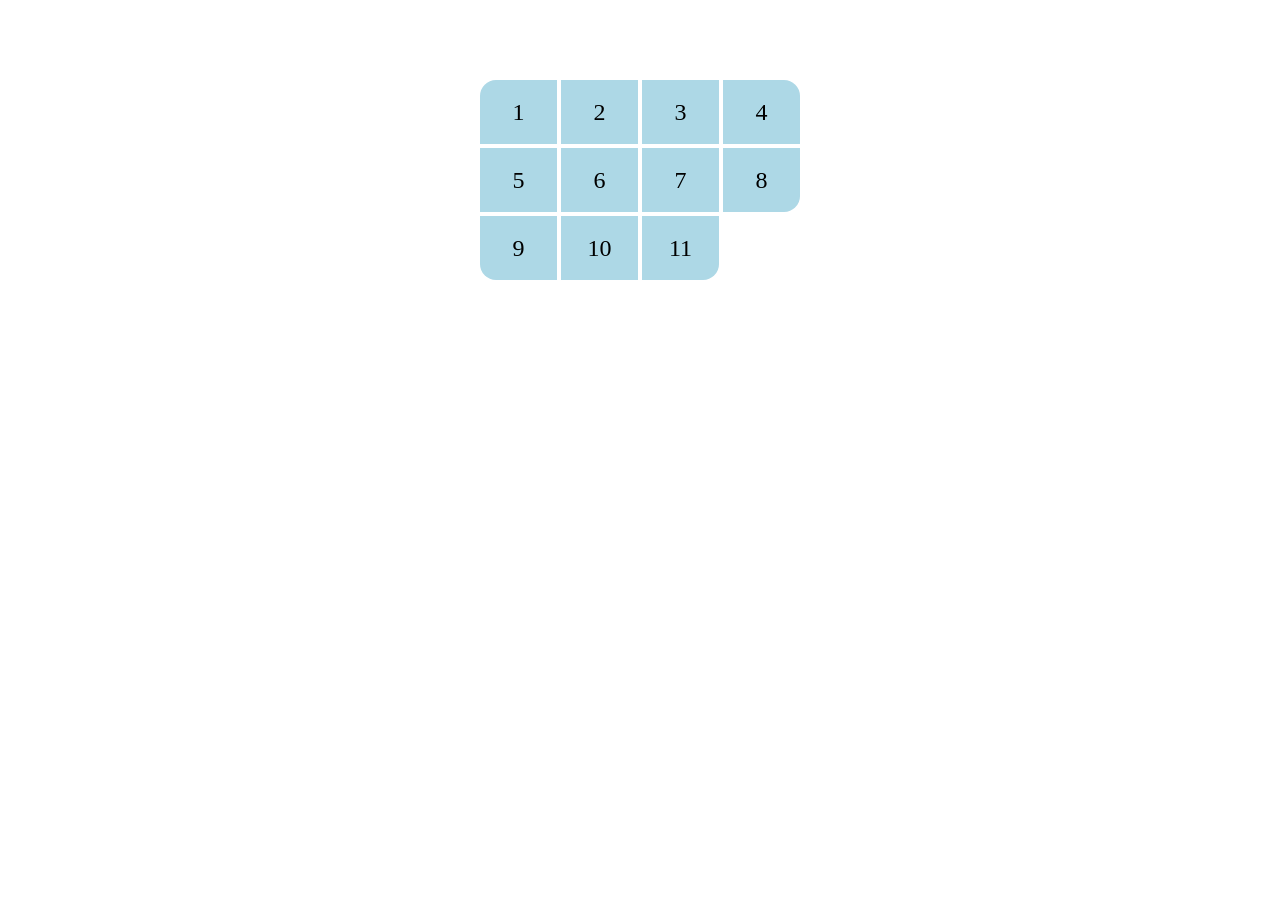
<file: 2-3/index.html>
<!doctype html>
<html>
  <head>
    <style>
      .parent {
        display: grid;
        grid-gap: 0.25rem;
        grid-template-columns: 1fr 1fr 1fr 1fr;
        margin: 5rem auto;
        max-width: 20rem;
        overflow: hidden;
        --r: 1rem;
      }

      .parent div {
        background: lightblue;
        height: 4rem;
        text-align: center;
        line-height: 4rem;
        font-size: 1.5rem;
      }

      .parent div:first-child {
        border-top-left-radius: var(--r);
      }

      .parent div:nth-child(4),
      .parent div:nth-child(-n + 3):last-child {
        border-top-right-radius: var(--r);
      }

      .parent div:nth-child(4n + 1):nth-last-child(-n + 4) {
        border-bottom-left-radius: var(--r);
      }

      .parent div:last-child,
      .parent div:nth-child(4n):nth-last-child(-n + 4) {
        border-bottom-right-radius: var(--r);
      }
    </style>
  </head>
  <body>
    <div class="parent">
      <div>1</div>
      <div>2</div>
      <div>3</div>
      <div>4</div>
      <div>5</div>
      <div>6</div>
      <div>7</div>
      <div>8</div>
      <div>9</div>
      <div>10</div>
      <div>11</div>
      <!-- <div>12</div> -->
    </div>
  </body>
</html>
</file>
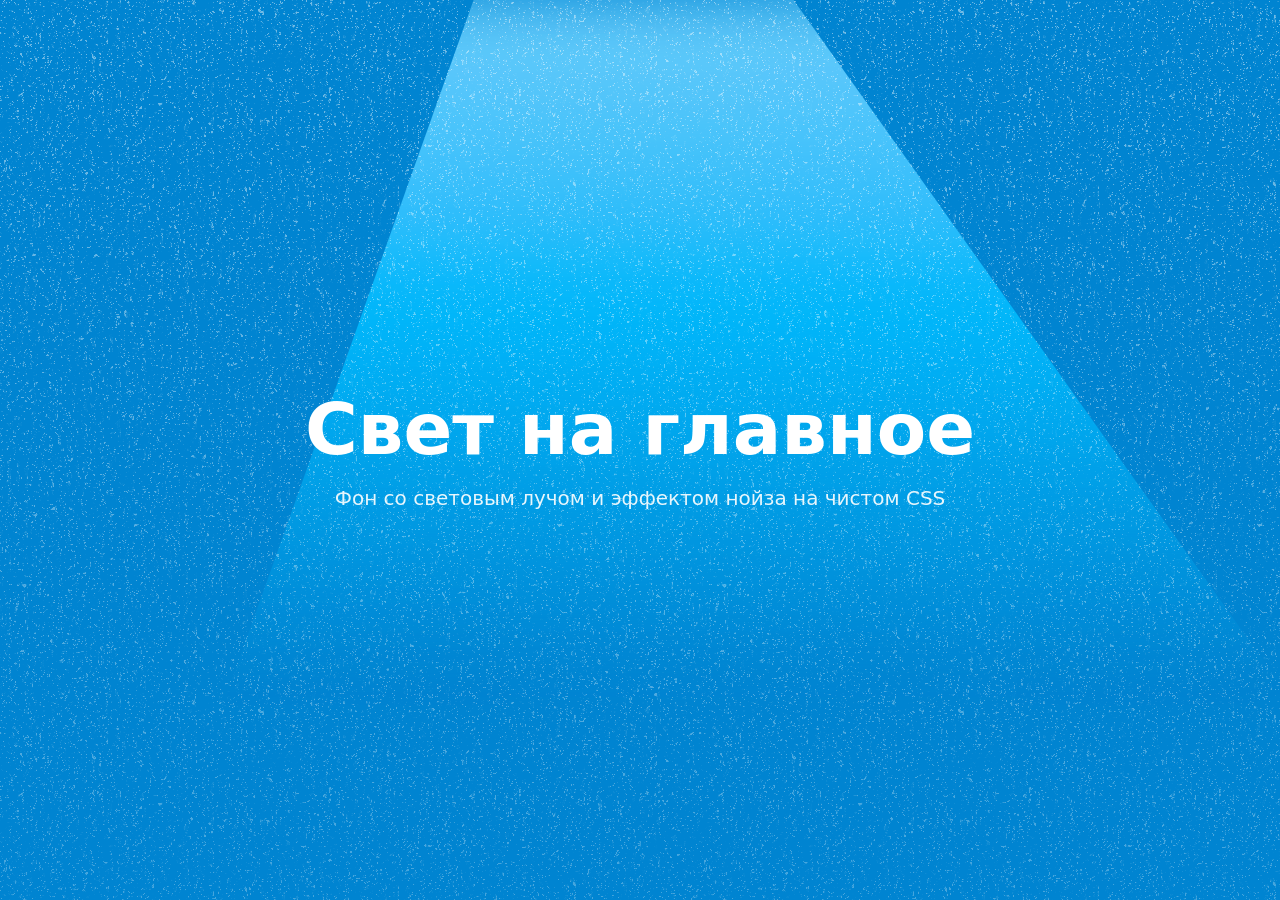
<file: 3-3/index.html>
<!doctype html>
<html lang="ru">
  <head>
    <meta charset="UTF-8" />
    <meta name="viewport" content="width=device-width, initial-scale=1" />
    <title>Hero со световым лучом</title>
    <style>
      :root {
        --sky-300: oklch(82.8% 0.111 230.318);
        --sky-400: oklch(74.6% 0.16 232.661);
        --sky-600: oklch(58.8% 0.158 241.966);
      }

      * {
        box-sizing: border-box;
      }

      body {
        margin: 0;
      }

      .hero {
        position: relative;
        isolation: isolate; 
        display: grid;
        place-items: center;
        min-height: 100vh;
        overflow: hidden;
        background: var(--sky-600);
        color: white;
        font-family: system-ui, sans-serif;
        text-align: center;
      }

      .hero::before {
        content: "";
        position: absolute;
        inset: 0;
        z-index: -2;
        background: linear-gradient(
          to bottom,
          var(--sky-300) 0%,
          var(--sky-400) 35%,
          transparent 75%
        );
        clip-path: polygon(37% 0, 62% 0, 112% 100%, 12% 100%);
        filter: blur(30px);
        opacity: 0.9;
      }

      .hero::after {
        content: "";
        position: absolute;
        inset: 0;
        z-index: -1;
        background: url("noise.svg") center / 700px 700px repeat;
        opacity: 0.45;
        mask-image: linear-gradient(
          to bottom,
          #000 0%,
          rgba(0, 0, 0, 0.6) 100%
        );
        pointer-events: none;
      }

      .hero h1 {
        margin: 0 0 1rem;
        font-size: clamp(2rem, 6vw, 4.5rem);
        line-height: 1.1;
      }

      .hero p {
        margin: 0;
        font-size: 1.25rem;
        opacity: 0.9;
      }
    </style>
  </head>
  <body>
    <section class="hero">
      <div>
        <h1>Свет на главное</h1>
        <p>Фон со световым лучом и эффектом нойза на чистом CSS</p>
      </div>
    </section>
  </body>
</html>
</file>
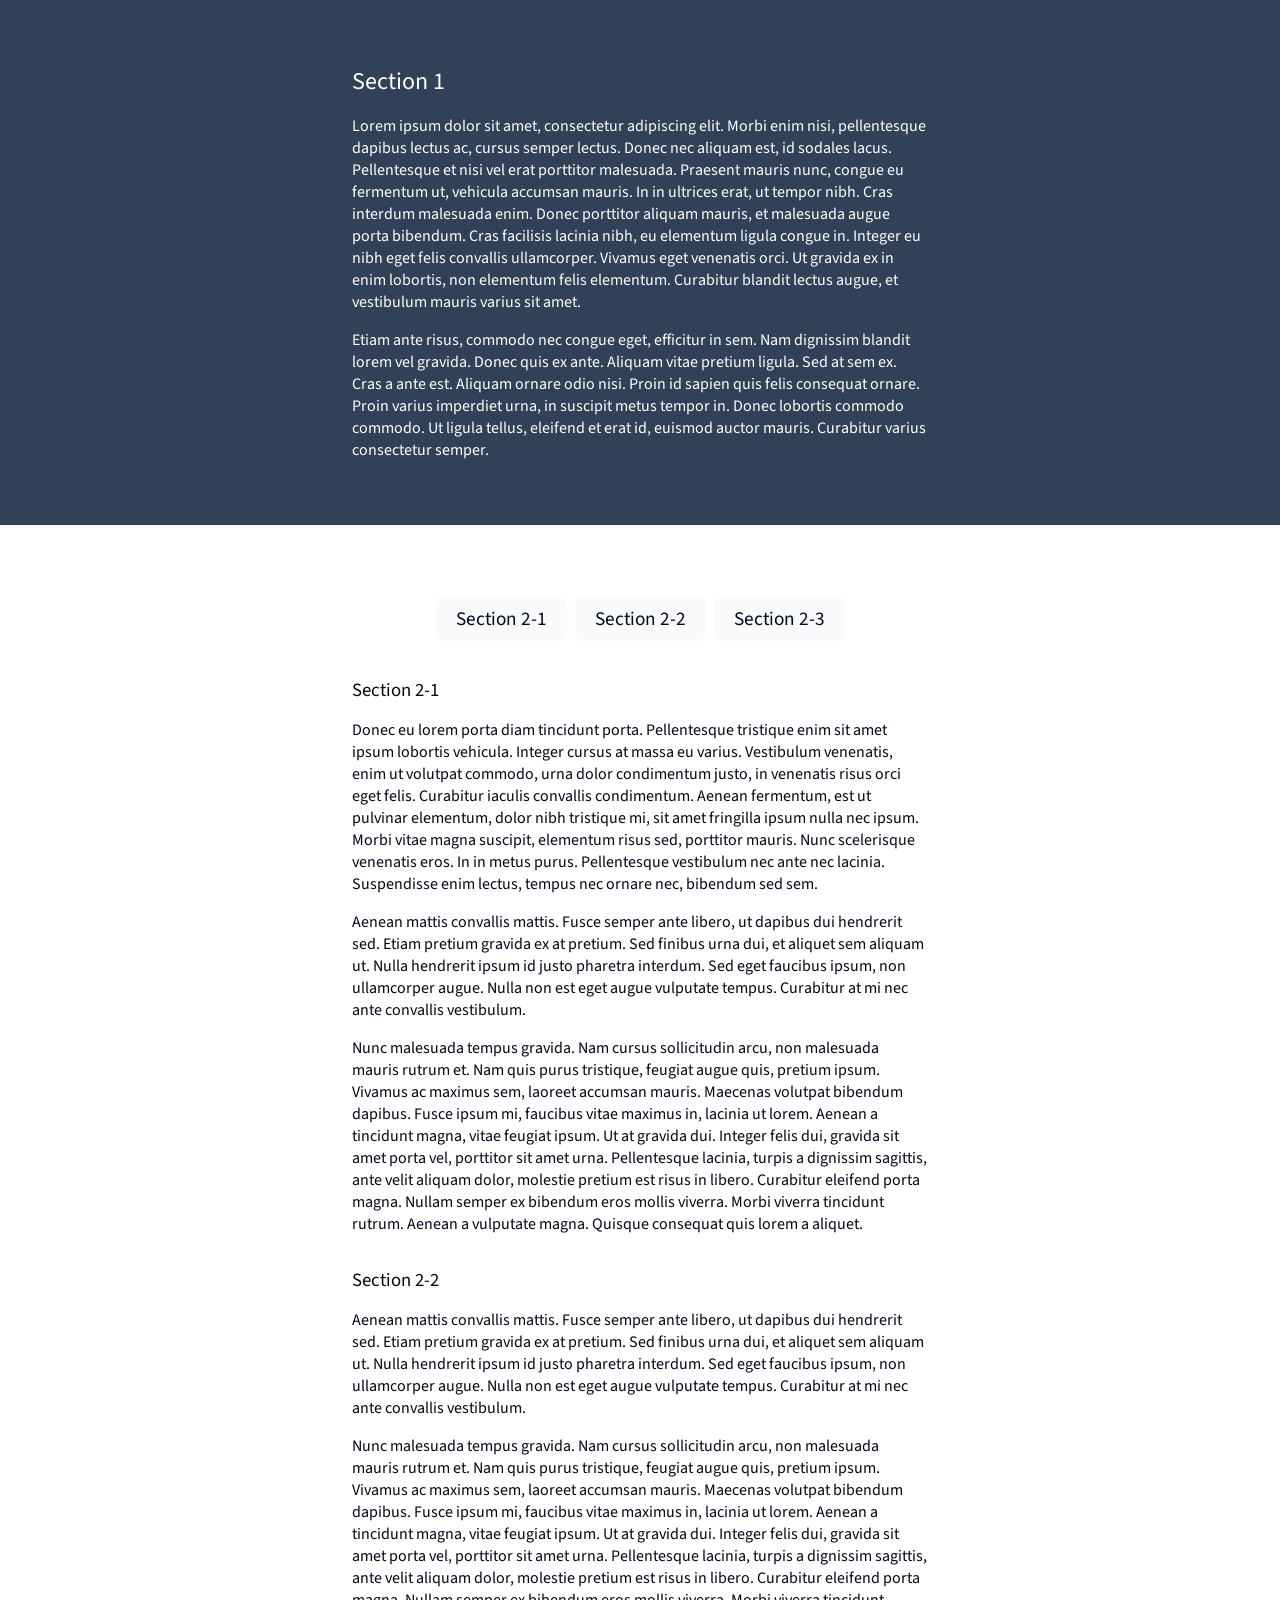
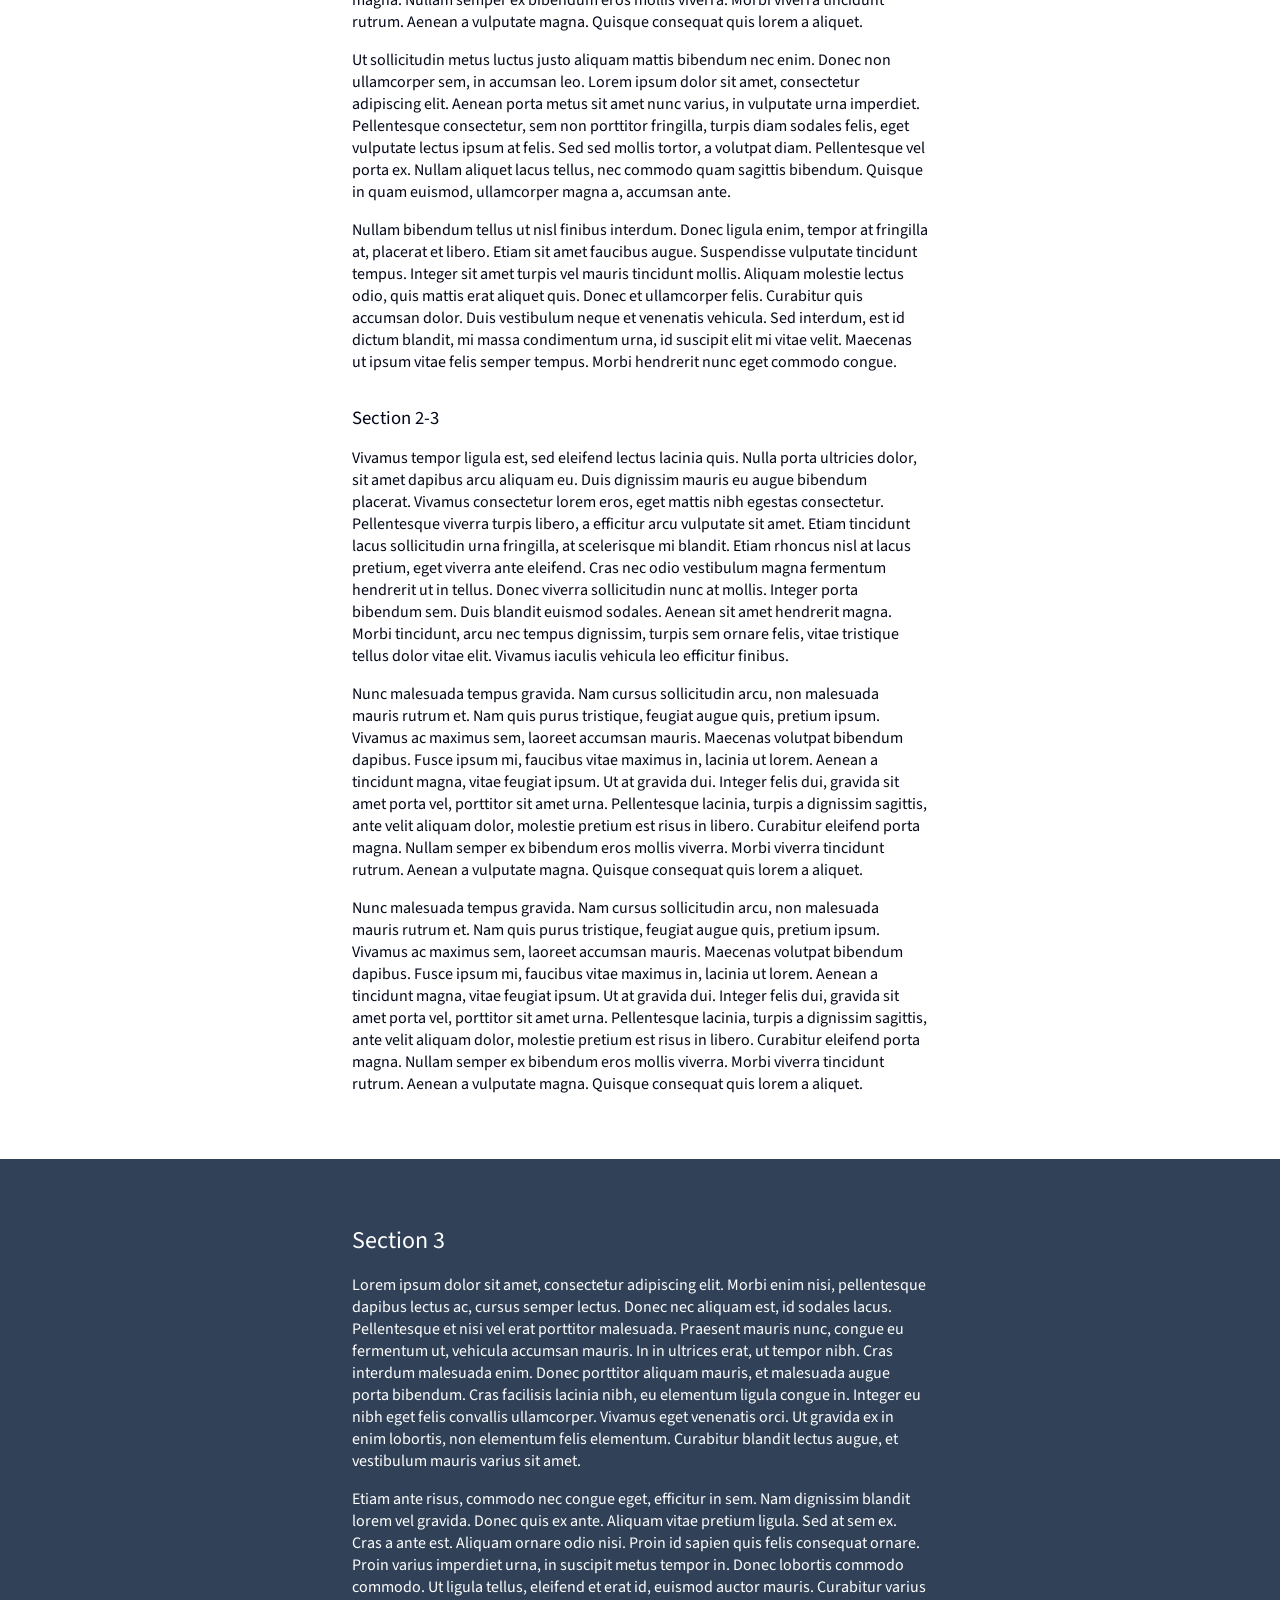
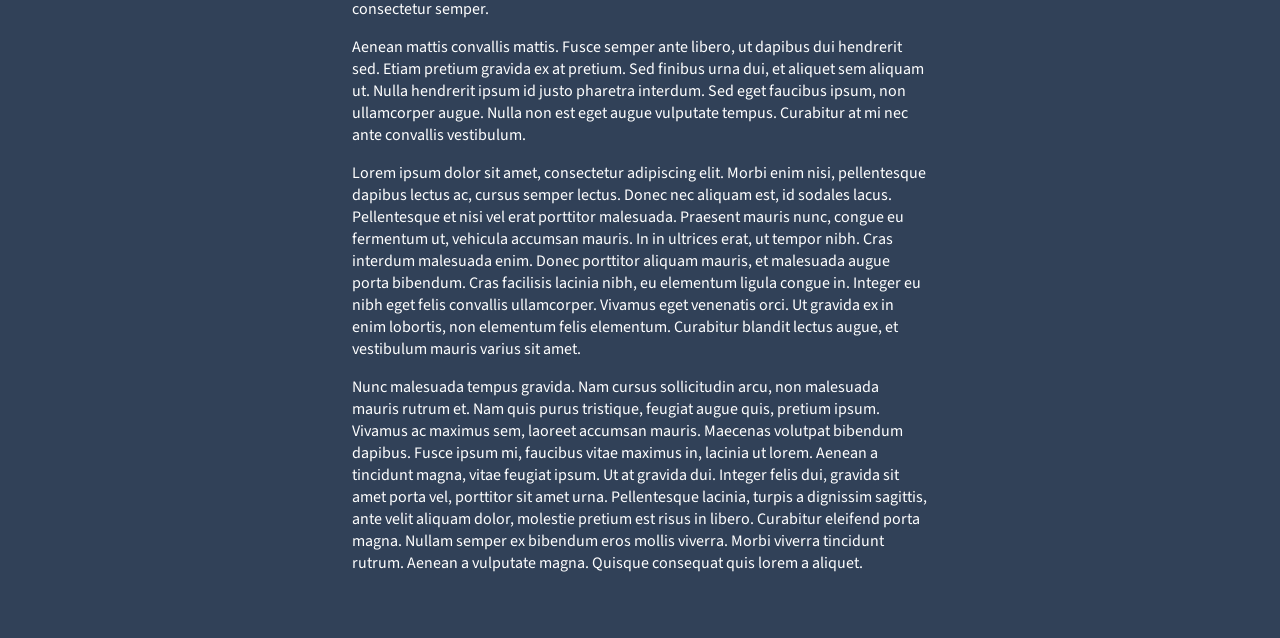
<file: 4-3/index.html>
<!doctype html>
<html>
  <head>
    <meta charset="UTF-8" />
    <meta name="viewport" content="width=device-width, initial-scale=1.0, maximum-scale=1.0" />
    <link rel="stylesheet" href="styles.css">
    <link rel="preconnect" href="https://fonts.googleapis.com">
    <link rel="preconnect" href="https://fonts.gstatic.com" crossorigin>
    <link href="https://fonts.googleapis.com/css2?family=Open+Sans:ital,wght@0,300..800;1,300..800&family=Source+Sans+3:ital,wght@0,200..900;1,200..900&display=swap" rel="stylesheet">
      <script src="script.js" defer></script>
  </head>
  <body>
    <section class="section slate" id="section1">
      <div class="container">
        <div class="prose">
          <h2>Section 1</h2>
          <p>Lorem ipsum dolor sit amet, consectetur adipiscing elit. Morbi enim nisi, pellentesque dapibus lectus ac, cursus semper lectus. Donec nec aliquam est, id sodales lacus. Pellentesque et nisi vel erat porttitor malesuada. Praesent mauris nunc, congue eu fermentum ut, vehicula accumsan mauris. In in ultrices erat, ut tempor nibh. Cras interdum malesuada enim. Donec porttitor aliquam mauris, et malesuada augue porta bibendum. Cras facilisis lacinia nibh, eu elementum ligula congue in. Integer eu nibh eget felis convallis ullamcorper. Vivamus eget venenatis orci. Ut gravida ex in enim lobortis, non elementum felis elementum. Curabitur blandit lectus augue, et vestibulum mauris varius sit amet.
          <p>Etiam ante risus, commodo nec congue eget, efficitur in sem. Nam dignissim blandit lorem vel gravida. Donec quis ex ante. Aliquam vitae pretium ligula. Sed at sem ex. Cras a ante est. Aliquam ornare odio nisi. Proin id sapien quis felis consequat ornare. Proin varius imperdiet urna, in suscipit metus tempor in. Donec lobortis commodo commodo. Ut ligula tellus, eleifend et erat id, euismod auctor mauris. Curabitur varius consectetur semper.</p>
        </div>
      </div>
    </section>

    <section class="section" id="section2">
      <div class="container">
        <div class="subnav">
          <nav>
            <a href="#section2-1">Section 2-1</a>
            <a href="#section2-2">Section 2-2</a>
            <a href="#section2-3">Section 2-3</a>
          </nav>
        </div>

        <section id="section2-1" class="prose subsection">
          <h3>Section 2-1</h3>
          <p>Donec eu lorem porta diam tincidunt porta. Pellentesque tristique enim sit amet ipsum lobortis vehicula. Integer cursus at massa eu varius. Vestibulum venenatis, enim ut volutpat commodo, urna dolor condimentum justo, in venenatis risus orci eget felis. Curabitur iaculis convallis condimentum. Aenean fermentum, est ut pulvinar elementum, dolor nibh tristique mi, sit amet fringilla ipsum nulla nec ipsum. Morbi vitae magna suscipit, elementum risus sed, porttitor mauris. Nunc scelerisque venenatis eros. In in metus purus. Pellentesque vestibulum nec ante nec lacinia. Suspendisse enim lectus, tempus nec ornare nec, bibendum sed sem.</p>
          <p>Aenean mattis convallis mattis. Fusce semper ante libero, ut dapibus dui hendrerit sed. Etiam pretium gravida ex at pretium. Sed finibus urna dui, et aliquet sem aliquam ut. Nulla hendrerit ipsum id justo pharetra interdum. Sed eget faucibus ipsum, non ullamcorper augue. Nulla non est eget augue vulputate tempus. Curabitur at mi nec ante convallis vestibulum.</p>
          <p>Nunc malesuada tempus gravida. Nam cursus sollicitudin arcu, non malesuada mauris rutrum et. Nam quis purus tristique, feugiat augue quis, pretium ipsum. Vivamus ac maximus sem, laoreet accumsan mauris. Maecenas volutpat bibendum dapibus. Fusce ipsum mi, faucibus vitae maximus in, lacinia ut lorem. Aenean a tincidunt magna, vitae feugiat ipsum. Ut at gravida dui. Integer felis dui, gravida sit amet porta vel, porttitor sit amet urna. Pellentesque lacinia, turpis a dignissim sagittis, ante velit aliquam dolor, molestie pretium est risus in libero. Curabitur eleifend porta magna. Nullam semper ex bibendum eros mollis viverra. Morbi viverra tincidunt rutrum. Aenean a vulputate magna. Quisque consequat quis lorem a aliquet.</p>
        </section>

        <section id="section2-2" class="prose subsection">
          <h3>Section 2-2</h3>
          <p>Aenean mattis convallis mattis. Fusce semper ante libero, ut dapibus dui hendrerit sed. Etiam pretium gravida ex at pretium. Sed finibus urna dui, et aliquet sem aliquam ut. Nulla hendrerit ipsum id justo pharetra interdum. Sed eget faucibus ipsum, non ullamcorper augue. Nulla non est eget augue vulputate tempus. Curabitur at mi nec ante convallis vestibulum.</p>
          <p>Nunc malesuada tempus gravida. Nam cursus sollicitudin arcu, non malesuada mauris rutrum et. Nam quis purus tristique, feugiat augue quis, pretium ipsum. Vivamus ac maximus sem, laoreet accumsan mauris. Maecenas volutpat bibendum dapibus. Fusce ipsum mi, faucibus vitae maximus in, lacinia ut lorem. Aenean a tincidunt magna, vitae feugiat ipsum. Ut at gravida dui. Integer felis dui, gravida sit amet porta vel, porttitor sit amet urna. Pellentesque lacinia, turpis a dignissim sagittis, ante velit aliquam dolor, molestie pretium est risus in libero. Curabitur eleifend porta magna. Nullam semper ex bibendum eros mollis viverra. Morbi viverra tincidunt rutrum. Aenean a vulputate magna. Quisque consequat quis lorem a aliquet.</p>
          <p>Ut sollicitudin metus luctus justo aliquam mattis bibendum nec enim. Donec non ullamcorper sem, in accumsan leo. Lorem ipsum dolor sit amet, consectetur adipiscing elit. Aenean porta metus sit amet nunc varius, in vulputate urna imperdiet. Pellentesque consectetur, sem non porttitor fringilla, turpis diam sodales felis, eget vulputate lectus ipsum at felis. Sed sed mollis tortor, a volutpat diam. Pellentesque vel porta ex. Nullam aliquet lacus tellus, nec commodo quam sagittis bibendum. Quisque in quam euismod, ullamcorper magna a, accumsan ante.</p>
          <p>Nullam bibendum tellus ut nisl finibus interdum. Donec ligula enim, tempor at fringilla at, placerat et libero. Etiam sit amet faucibus augue. Suspendisse vulputate tincidunt tempus. Integer sit amet turpis vel mauris tincidunt mollis. Aliquam molestie lectus odio, quis mattis erat aliquet quis. Donec et ullamcorper felis. Curabitur quis accumsan dolor. Duis vestibulum neque et venenatis vehicula. Sed interdum, est id dictum blandit, mi massa condimentum urna, id suscipit elit mi vitae velit. Maecenas ut ipsum vitae felis semper tempus. Morbi hendrerit nunc eget commodo congue.</p>
        </section>

        <section id="section2-3" class="prose subsection">
          <h3>Section 2-3</h3>
          <p>Vivamus tempor ligula est, sed eleifend lectus lacinia quis. Nulla porta ultricies dolor, sit amet dapibus arcu aliquam eu. Duis dignissim mauris eu augue bibendum placerat. Vivamus consectetur lorem eros, eget mattis nibh egestas consectetur. Pellentesque viverra turpis libero, a efficitur arcu vulputate sit amet. Etiam tincidunt lacus sollicitudin urna fringilla, at scelerisque mi blandit. Etiam rhoncus nisl at lacus pretium, eget viverra ante eleifend. Cras nec odio vestibulum magna fermentum hendrerit ut in tellus. Donec viverra sollicitudin nunc at mollis. Integer porta bibendum sem. Duis blandit euismod sodales. Aenean sit amet hendrerit magna. Morbi tincidunt, arcu nec tempus dignissim, turpis sem ornare felis, vitae tristique tellus dolor vitae elit. Vivamus iaculis vehicula leo efficitur finibus.</p>
          <p>Nunc malesuada tempus gravida. Nam cursus sollicitudin arcu, non malesuada mauris rutrum et. Nam quis purus tristique, feugiat augue quis, pretium ipsum. Vivamus ac maximus sem, laoreet accumsan mauris. Maecenas volutpat bibendum dapibus. Fusce ipsum mi, faucibus vitae maximus in, lacinia ut lorem. Aenean a tincidunt magna, vitae feugiat ipsum. Ut at gravida dui. Integer felis dui, gravida sit amet porta vel, porttitor sit amet urna. Pellentesque lacinia, turpis a dignissim sagittis, ante velit aliquam dolor, molestie pretium est risus in libero. Curabitur eleifend porta magna. Nullam semper ex bibendum eros mollis viverra. Morbi viverra tincidunt rutrum. Aenean a vulputate magna. Quisque consequat quis lorem a aliquet.</p>
          <p>Nunc malesuada tempus gravida. Nam cursus sollicitudin arcu, non malesuada mauris rutrum et. Nam quis purus tristique, feugiat augue quis, pretium ipsum. Vivamus ac maximus sem, laoreet accumsan mauris. Maecenas volutpat bibendum dapibus. Fusce ipsum mi, faucibus vitae maximus in, lacinia ut lorem. Aenean a tincidunt magna, vitae feugiat ipsum. Ut at gravida dui. Integer felis dui, gravida sit amet porta vel, porttitor sit amet urna. Pellentesque lacinia, turpis a dignissim sagittis, ante velit aliquam dolor, molestie pretium est risus in libero. Curabitur eleifend porta magna. Nullam semper ex bibendum eros mollis viverra. Morbi viverra tincidunt rutrum. Aenean a vulputate magna. Quisque consequat quis lorem a aliquet.</p>
        </section>
      </div>
    </section>

    <section class="section slate" id="section3">
      <div class="container">
        <div class="prose">
          <h2>Section 3</h2>
          <p>Lorem ipsum dolor sit amet, consectetur adipiscing elit. Morbi enim nisi, pellentesque dapibus lectus ac, cursus semper lectus. Donec nec aliquam est, id sodales lacus. Pellentesque et nisi vel erat porttitor malesuada. Praesent mauris nunc, congue eu fermentum ut, vehicula accumsan mauris. In in ultrices erat, ut tempor nibh. Cras interdum malesuada enim. Donec porttitor aliquam mauris, et malesuada augue porta bibendum. Cras facilisis lacinia nibh, eu elementum ligula congue in. Integer eu nibh eget felis convallis ullamcorper. Vivamus eget venenatis orci. Ut gravida ex in enim lobortis, non elementum felis elementum. Curabitur blandit lectus augue, et vestibulum mauris varius sit amet.
          <p>Etiam ante risus, commodo nec congue eget, efficitur in sem. Nam dignissim blandit lorem vel gravida. Donec quis ex ante. Aliquam vitae pretium ligula. Sed at sem ex. Cras a ante est. Aliquam ornare odio nisi. Proin id sapien quis felis consequat ornare. Proin varius imperdiet urna, in suscipit metus tempor in. Donec lobortis commodo commodo. Ut ligula tellus, eleifend et erat id, euismod auctor mauris. Curabitur varius consectetur semper.</p>
          <p>Aenean mattis convallis mattis. Fusce semper ante libero, ut dapibus dui hendrerit sed. Etiam pretium gravida ex at pretium. Sed finibus urna dui, et aliquet sem aliquam ut. Nulla hendrerit ipsum id justo pharetra interdum. Sed eget faucibus ipsum, non ullamcorper augue. Nulla non est eget augue vulputate tempus. Curabitur at mi nec ante convallis vestibulum.</p>
          <p>Lorem ipsum dolor sit amet, consectetur adipiscing elit. Morbi enim nisi, pellentesque dapibus lectus ac, cursus semper lectus. Donec nec aliquam est, id sodales lacus. Pellentesque et nisi vel erat porttitor malesuada. Praesent mauris nunc, congue eu fermentum ut, vehicula accumsan mauris. In in ultrices erat, ut tempor nibh. Cras interdum malesuada enim. Donec porttitor aliquam mauris, et malesuada augue porta bibendum. Cras facilisis lacinia nibh, eu elementum ligula congue in. Integer eu nibh eget felis convallis ullamcorper. Vivamus eget venenatis orci. Ut gravida ex in enim lobortis, non elementum felis elementum. Curabitur blandit lectus augue, et vestibulum mauris varius sit amet.
          <p>Nunc malesuada tempus gravida. Nam cursus sollicitudin arcu, non malesuada mauris rutrum et. Nam quis purus tristique, feugiat augue quis, pretium ipsum. Vivamus ac maximus sem, laoreet accumsan mauris. Maecenas volutpat bibendum dapibus. Fusce ipsum mi, faucibus vitae maximus in, lacinia ut lorem. Aenean a tincidunt magna, vitae feugiat ipsum. Ut at gravida dui. Integer felis dui, gravida sit amet porta vel, porttitor sit amet urna. Pellentesque lacinia, turpis a dignissim sagittis, ante velit aliquam dolor, molestie pretium est risus in libero. Curabitur eleifend porta magna. Nullam semper ex bibendum eros mollis viverra. Morbi viverra tincidunt rutrum. Aenean a vulputate magna. Quisque consequat quis lorem a aliquet.</p>
        </div>
      </div>
    </section>
  </body>
</html>
</file>
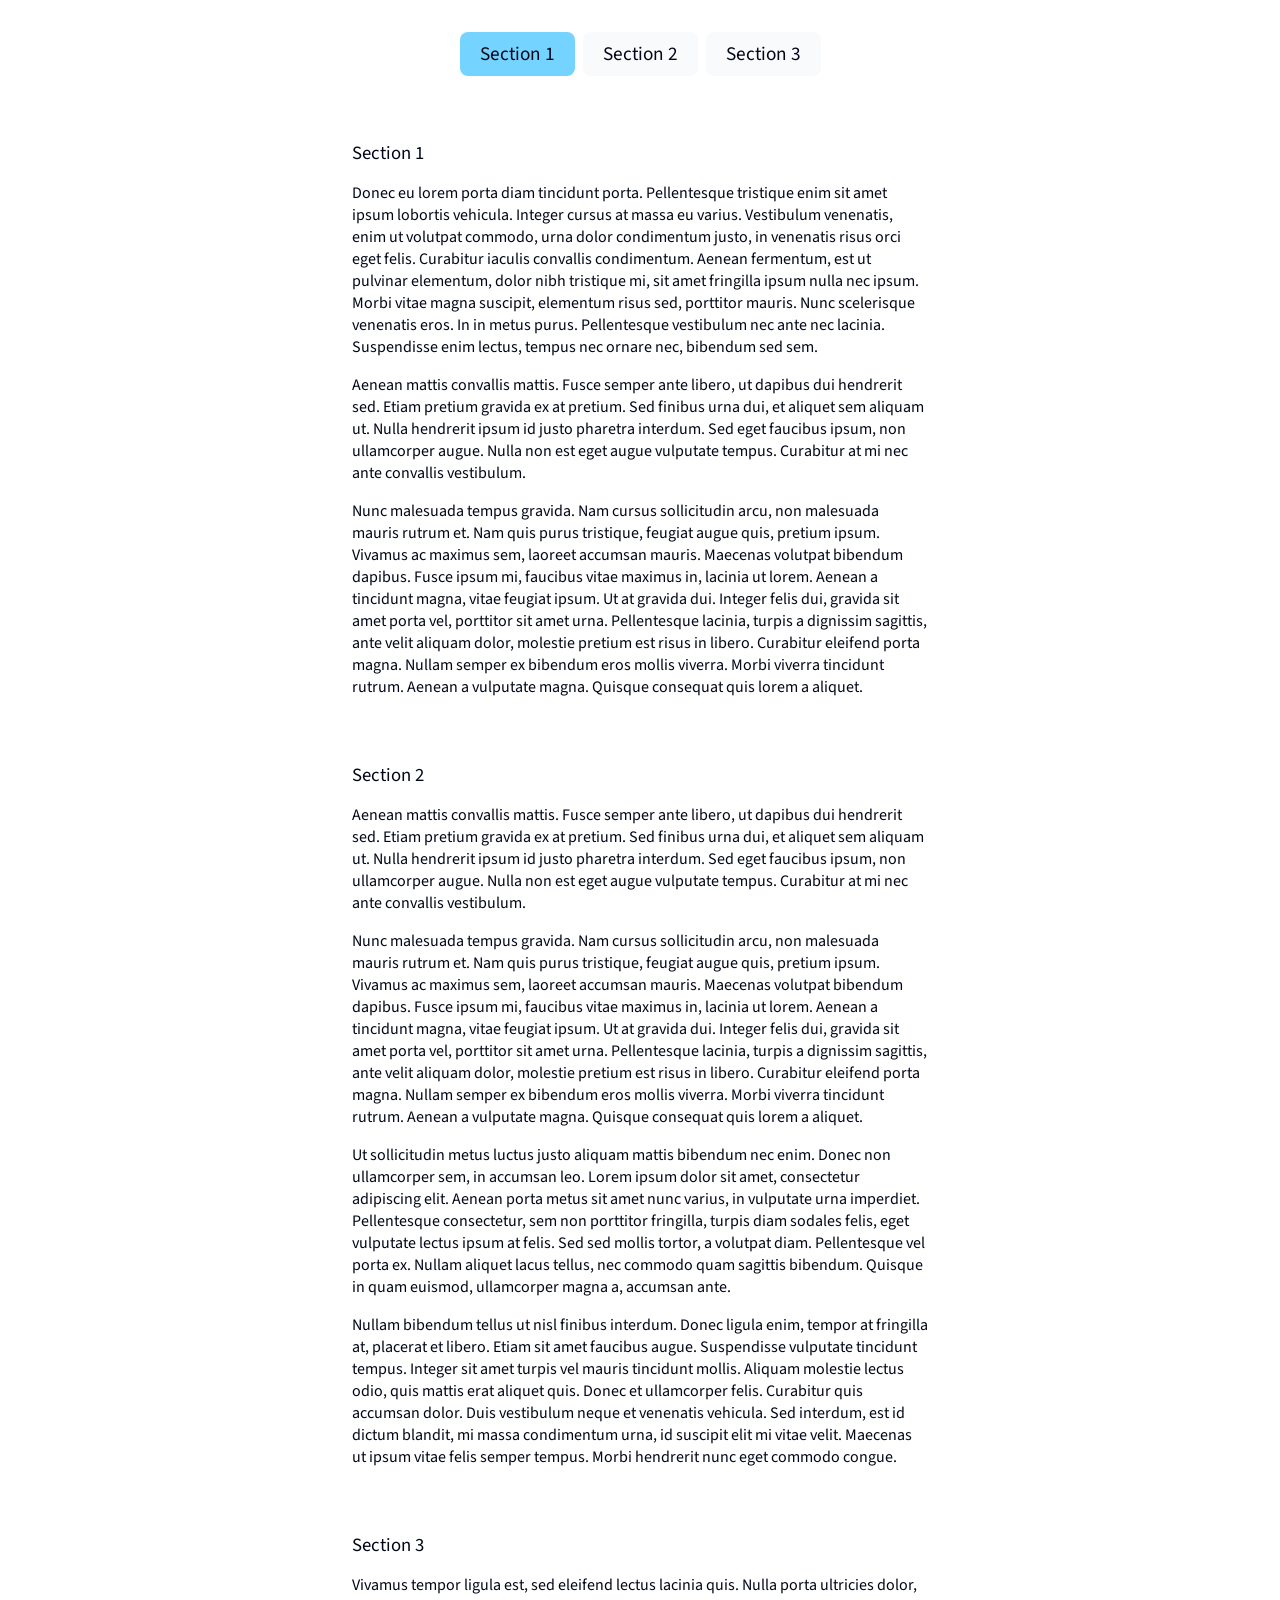
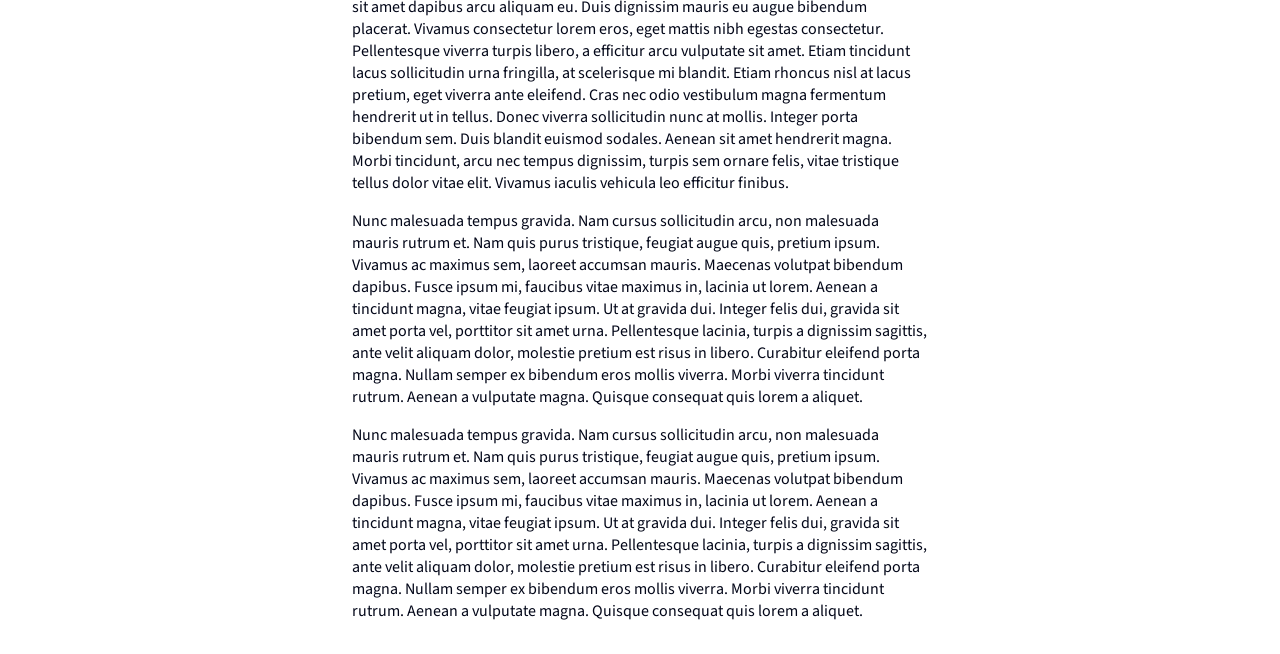
<file: 5-3/index.html>
<!doctype html>
<html>
  <head>
    <meta charset="UTF-8" />
    <meta name="viewport" content="width=device-width, initial-scale=1.0, maximum-scale=1.0" />
    <link rel="stylesheet" href="styles.css">
    <link rel="preconnect" href="https://fonts.googleapis.com">
    <link rel="preconnect" href="https://fonts.gstatic.com" crossorigin>
    <link href="https://fonts.googleapis.com/css2?family=Open+Sans:ital,wght@0,300..800;1,300..800&family=Source+Sans+3:ital,wght@0,200..900;1,200..900&display=swap" rel="stylesheet">
  </head>
  <body>
    <section>
      <div class="container">
        <div class="nav">
          <nav>
            <a href="#section1">Section 1</a>
            <a href="#section2">Section 2</a>
            <a href="#section3">Section 3</a>
          </nav>
        </div>

        <section id="section1" class="prose section">
          <h3>Section 1</h3>
          <p>Donec eu lorem porta diam tincidunt porta. Pellentesque tristique enim sit amet ipsum lobortis vehicula. Integer cursus at massa eu varius. Vestibulum venenatis, enim ut volutpat commodo, urna dolor condimentum justo, in venenatis risus orci eget felis. Curabitur iaculis convallis condimentum. Aenean fermentum, est ut pulvinar elementum, dolor nibh tristique mi, sit amet fringilla ipsum nulla nec ipsum. Morbi vitae magna suscipit, elementum risus sed, porttitor mauris. Nunc scelerisque venenatis eros. In in metus purus. Pellentesque vestibulum nec ante nec lacinia. Suspendisse enim lectus, tempus nec ornare nec, bibendum sed sem.</p>
          <p>Aenean mattis convallis mattis. Fusce semper ante libero, ut dapibus dui hendrerit sed. Etiam pretium gravida ex at pretium. Sed finibus urna dui, et aliquet sem aliquam ut. Nulla hendrerit ipsum id justo pharetra interdum. Sed eget faucibus ipsum, non ullamcorper augue. Nulla non est eget augue vulputate tempus. Curabitur at mi nec ante convallis vestibulum.</p>
          <p>Nunc malesuada tempus gravida. Nam cursus sollicitudin arcu, non malesuada mauris rutrum et. Nam quis purus tristique, feugiat augue quis, pretium ipsum. Vivamus ac maximus sem, laoreet accumsan mauris. Maecenas volutpat bibendum dapibus. Fusce ipsum mi, faucibus vitae maximus in, lacinia ut lorem. Aenean a tincidunt magna, vitae feugiat ipsum. Ut at gravida dui. Integer felis dui, gravida sit amet porta vel, porttitor sit amet urna. Pellentesque lacinia, turpis a dignissim sagittis, ante velit aliquam dolor, molestie pretium est risus in libero. Curabitur eleifend porta magna. Nullam semper ex bibendum eros mollis viverra. Morbi viverra tincidunt rutrum. Aenean a vulputate magna. Quisque consequat quis lorem a aliquet.</p>
        </section>

        <section id="section2" class="prose section">
          <h3>Section 2</h3>
          <p>Aenean mattis convallis mattis. Fusce semper ante libero, ut dapibus dui hendrerit sed. Etiam pretium gravida ex at pretium. Sed finibus urna dui, et aliquet sem aliquam ut. Nulla hendrerit ipsum id justo pharetra interdum. Sed eget faucibus ipsum, non ullamcorper augue. Nulla non est eget augue vulputate tempus. Curabitur at mi nec ante convallis vestibulum.</p>
          <p>Nunc malesuada tempus gravida. Nam cursus sollicitudin arcu, non malesuada mauris rutrum et. Nam quis purus tristique, feugiat augue quis, pretium ipsum. Vivamus ac maximus sem, laoreet accumsan mauris. Maecenas volutpat bibendum dapibus. Fusce ipsum mi, faucibus vitae maximus in, lacinia ut lorem. Aenean a tincidunt magna, vitae feugiat ipsum. Ut at gravida dui. Integer felis dui, gravida sit amet porta vel, porttitor sit amet urna. Pellentesque lacinia, turpis a dignissim sagittis, ante velit aliquam dolor, molestie pretium est risus in libero. Curabitur eleifend porta magna. Nullam semper ex bibendum eros mollis viverra. Morbi viverra tincidunt rutrum. Aenean a vulputate magna. Quisque consequat quis lorem a aliquet.</p>
          <p>Ut sollicitudin metus luctus justo aliquam mattis bibendum nec enim. Donec non ullamcorper sem, in accumsan leo. Lorem ipsum dolor sit amet, consectetur adipiscing elit. Aenean porta metus sit amet nunc varius, in vulputate urna imperdiet. Pellentesque consectetur, sem non porttitor fringilla, turpis diam sodales felis, eget vulputate lectus ipsum at felis. Sed sed mollis tortor, a volutpat diam. Pellentesque vel porta ex. Nullam aliquet lacus tellus, nec commodo quam sagittis bibendum. Quisque in quam euismod, ullamcorper magna a, accumsan ante.</p>
          <p>Nullam bibendum tellus ut nisl finibus interdum. Donec ligula enim, tempor at fringilla at, placerat et libero. Etiam sit amet faucibus augue. Suspendisse vulputate tincidunt tempus. Integer sit amet turpis vel mauris tincidunt mollis. Aliquam molestie lectus odio, quis mattis erat aliquet quis. Donec et ullamcorper felis. Curabitur quis accumsan dolor. Duis vestibulum neque et venenatis vehicula. Sed interdum, est id dictum blandit, mi massa condimentum urna, id suscipit elit mi vitae velit. Maecenas ut ipsum vitae felis semper tempus. Morbi hendrerit nunc eget commodo congue.</p>
        </section>

        <section id="section3" class="prose section">
          <h3>Section 3</h3>
          <p>Vivamus tempor ligula est, sed eleifend lectus lacinia quis. Nulla porta ultricies dolor, sit amet dapibus arcu aliquam eu. Duis dignissim mauris eu augue bibendum placerat. Vivamus consectetur lorem eros, eget mattis nibh egestas consectetur. Pellentesque viverra turpis libero, a efficitur arcu vulputate sit amet. Etiam tincidunt lacus sollicitudin urna fringilla, at scelerisque mi blandit. Etiam rhoncus nisl at lacus pretium, eget viverra ante eleifend. Cras nec odio vestibulum magna fermentum hendrerit ut in tellus. Donec viverra sollicitudin nunc at mollis. Integer porta bibendum sem. Duis blandit euismod sodales. Aenean sit amet hendrerit magna. Morbi tincidunt, arcu nec tempus dignissim, turpis sem ornare felis, vitae tristique tellus dolor vitae elit. Vivamus iaculis vehicula leo efficitur finibus.</p>
          <p>Nunc malesuada tempus gravida. Nam cursus sollicitudin arcu, non malesuada mauris rutrum et. Nam quis purus tristique, feugiat augue quis, pretium ipsum. Vivamus ac maximus sem, laoreet accumsan mauris. Maecenas volutpat bibendum dapibus. Fusce ipsum mi, faucibus vitae maximus in, lacinia ut lorem. Aenean a tincidunt magna, vitae feugiat ipsum. Ut at gravida dui. Integer felis dui, gravida sit amet porta vel, porttitor sit amet urna. Pellentesque lacinia, turpis a dignissim sagittis, ante velit aliquam dolor, molestie pretium est risus in libero. Curabitur eleifend porta magna. Nullam semper ex bibendum eros mollis viverra. Morbi viverra tincidunt rutrum. Aenean a vulputate magna. Quisque consequat quis lorem a aliquet.</p>
          <p>Nunc malesuada tempus gravida. Nam cursus sollicitudin arcu, non malesuada mauris rutrum et. Nam quis purus tristique, feugiat augue quis, pretium ipsum. Vivamus ac maximus sem, laoreet accumsan mauris. Maecenas volutpat bibendum dapibus. Fusce ipsum mi, faucibus vitae maximus in, lacinia ut lorem. Aenean a tincidunt magna, vitae feugiat ipsum. Ut at gravida dui. Integer felis dui, gravida sit amet porta vel, porttitor sit amet urna. Pellentesque lacinia, turpis a dignissim sagittis, ante velit aliquam dolor, molestie pretium est risus in libero. Curabitur eleifend porta magna. Nullam semper ex bibendum eros mollis viverra. Morbi viverra tincidunt rutrum. Aenean a vulputate magna. Quisque consequat quis lorem a aliquet.</p>
        </section>
      </div>
    </section>
    <script src="nav.js"></script>
  </body>
</html>
</file>
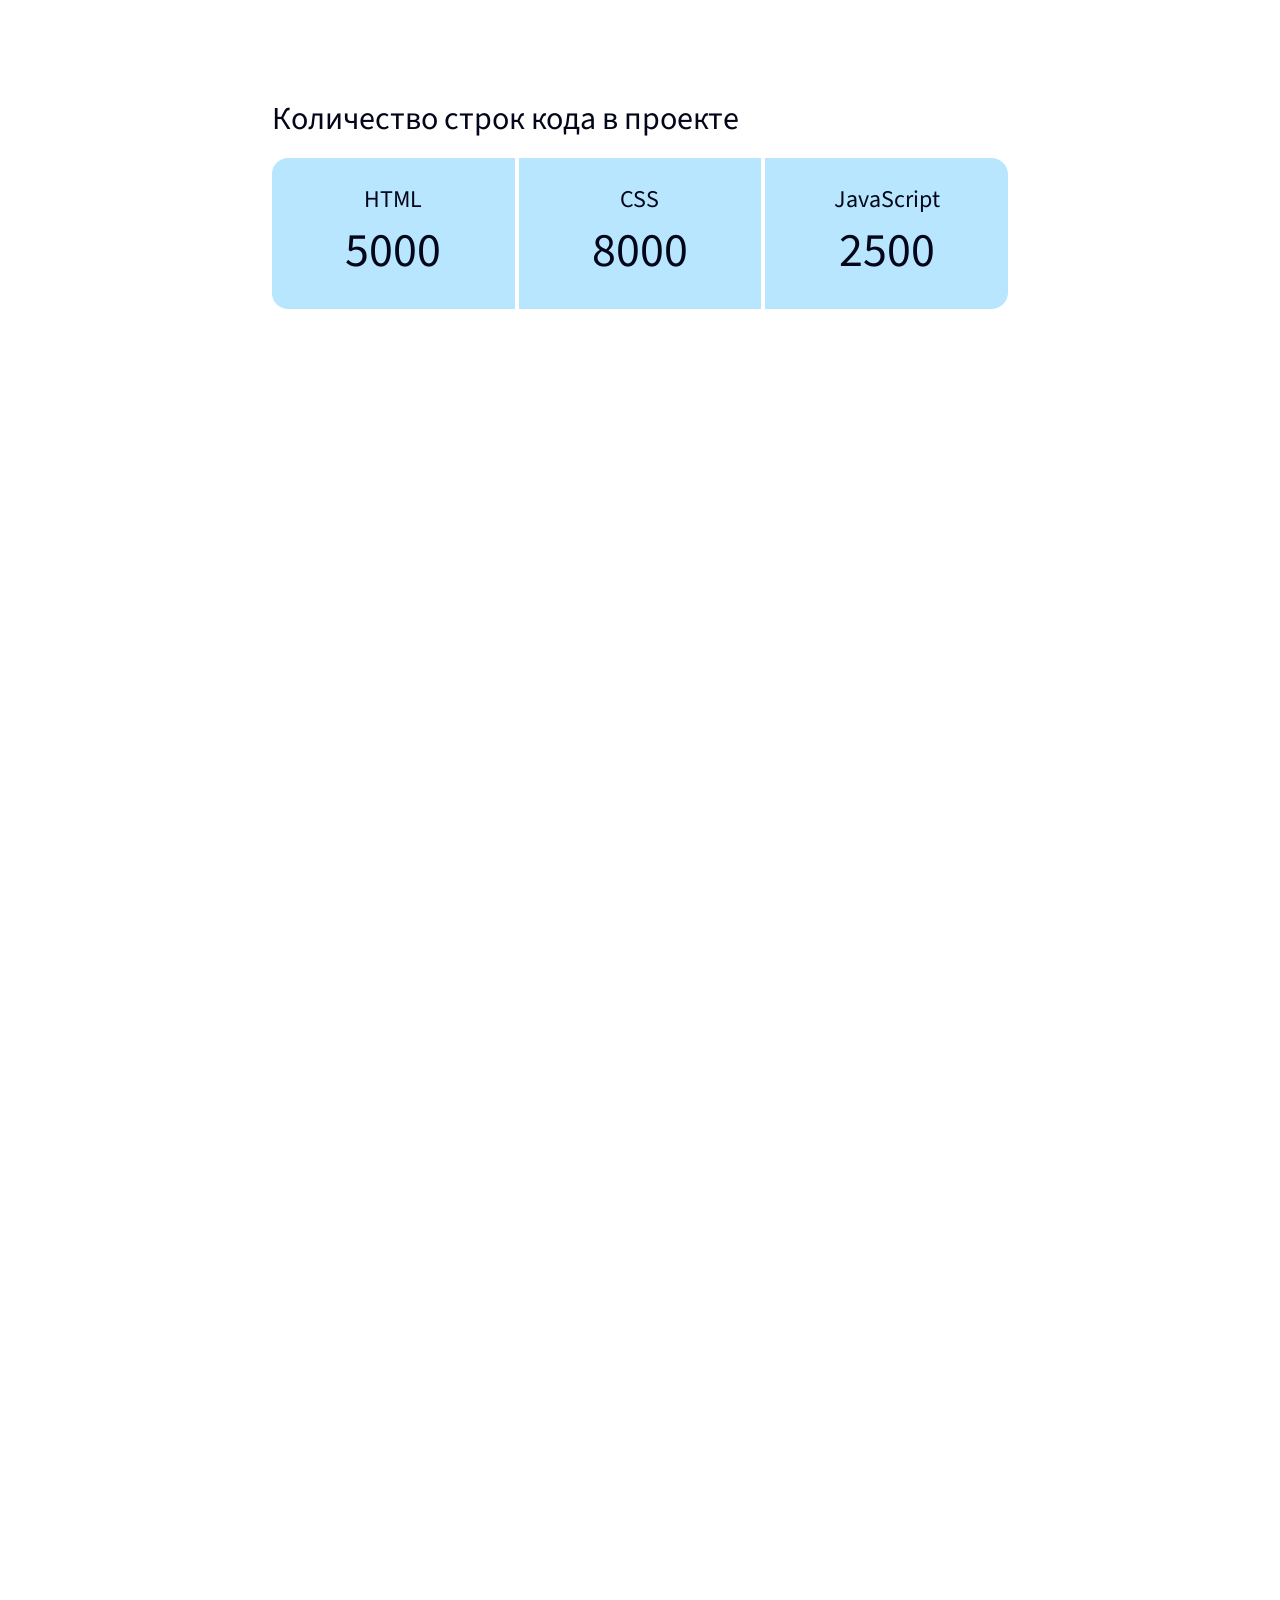
<file: 6-3/index.html>
<!doctype html>
<html>
  <head>
    <meta charset="UTF-8" />
    <meta name="viewport" content="width=device-width, initial-scale=1.0, maximum-scale=1.0" />
    <link rel="stylesheet" href="styles.css">
    <link rel="preconnect" href="https://fonts.googleapis.com">
    <link rel="preconnect" href="https://fonts.gstatic.com" crossorigin>
    <link href="https://fonts.googleapis.com/css2?family=Open+Sans:ital,wght@0,300..800;1,300..800&family=Source+Sans+3:ital,wght@0,200..900;1,200..900&display=swap" rel="stylesheet">
    <script src="counter.js"></script>
  </head>
  <body>
    <div class="container prose">
      <h1>Количество строк кода в проекте</h1>
      <div class="counters mt-1">
        <div>
          <div class="title">HTML</div>
          <div class="counter" data-max="5000" id="html">0</div>
        </div>
        <div>
          <div class="title">CSS</div>
          <div class="counter" data-max="8000" id="css">0</div>
        </div>
        <div>
          <div class="title">JavaScript</div>
          <div class="counter" data-max="2500" id="javascript">0</div>
        </div>
      </div>
    </div>
  </body>
</html>
</file>
<file: 4-3/styles.css>
:root {
  --slate-50: oklch(98.4% 0.003 247.858);
  --slate-700: oklch(37.2% 0.044 257.287);
  --slate-950: oklch(12.9% 0.042 264.695);
  --sky-300: oklch(82.8% 0.111 230.318);
}
html, body {
  font-size: 16px;
  color: var(--slate-950);
}

html {
  scroll-behavior: smooth;
}
@media (prefers-reduced-motion: reduce) {
  html {
    scroll-behavior: auto;
  }
}
* {
  box-sizing: border-box;
  border: 0 solid;
  font-family: "Source Sans 3", sans-serif;
  font-optical-sizing: auto;
  font-style: normal;
  font-weight: 400;
  margin: 0;
  padding: 0;
  -webkit-tap-highlight-color: transparent;
}
a {
  color: var(--slate-950);
  text-decoration: none;
}
.prose {
  h2, h3, h4, p {
    margin: 1rem 0;
    &:first-child {
      margin-top: 0;
    }
    &:last-child {
      margin-bottom: 0;
    }
  }
}
.section {
  padding: 4rem 0;
  &.slate {
    background: var(--slate-700);
    color: white;
  }
}
.subsection {
  padding: 1rem 0;
  &:first-child {
    padding-top: 0;
  }
  &:last-child {
    padding-bottom: 0;
  }
}
.container {
  max-width: 40rem;
  margin-inline: auto;
  padding: 0 2rem;
  position: relative;
}
.subnav {
  position: sticky;
  top: 0;
  z-index: 10;
  padding: 0.5rem 0 1.25rem;
  background: linear-gradient(to bottom, white 65%, transparent);

  nav {
    display: flex;
    cursor: pointer;
    font-size: 1.2rem;
    gap: 0.5rem;
    margin-inline: auto;
    overflow: hidden;
    width: fit-content;
    a {
      background: var(--slate-50);
      border-radius: 0.5rem;
      padding: 0.5rem 1.25rem;
      &.active {
        background: var(--sky-300);
      }
      @media (hover: hover) {
        &:hover {
          background: var(--sky-300);
        }
      }
    }
  }
}
</file>
<file: 5-3/styles.css>
:root {
  --slate-50: oklch(98.4% 0.003 247.858);
  --slate-700: oklch(37.2% 0.044 257.287);
  --slate-950: oklch(12.9% 0.042 264.695);
  --sky-300: oklch(82.8% 0.111 230.318)
}
html, body {
  font-size: 16px;
  color: var(--slate-950);
}
* {
  box-sizing: border-box;
  border: 0 solid;
  font-family: "Source Sans 3", sans-serif;
  font-optical-sizing: auto;
  font-style: normal;
  font-weight: 400;
  margin: 0;
  padding: 0;
  -webkit-tap-highlight-color: transparent;
}
a {
  color: var(--slate-950);
  text-decoration: none;
}
.prose {
  h2, h3, h4, p {
    margin: 1rem 0;
    &:first-child {
      margin-top: 0;
    }
    &:last-child {
      margin-bottom: 0;
    }
  }
}
.section {
  padding: 2rem 0;
  &.slate {
    background: var(--slate-700);
    color: white;
  }
}
.subsection {
  padding: 1rem 0;
  &:first-child {
    padding-top: 0;
  }
  &:last-child {
    padding-bottom: 0;
  }
}
.container {
  max-width: 40rem;
  margin-inline: auto;
  padding: 0 2rem;
  position: relative;
}

.nav {
  background: linear-gradient(white, white 90%, transparent);
  padding: 2rem 0;
  position: sticky;
  top: 0;
  nav {
    display: flex;
    cursor: pointer;
    font-size: 1.2rem;
    gap: 0.5rem;
    margin-inline: auto;
    overflow: hidden;
    position: sticky;
    top: 0rem;
    width: fit-content;
    z-index: 10;
    a {
      background: var(--slate-50);
      border-radius: 0.5rem;
      padding: 0.5rem 1.25rem;
      &.active {
        background: var(--sky-300);
      }
      @media (hover: hover) {
        *&:hover {
          background: var(--sky-300);
        }
      }
    }
  }
}
</file>
<file: 6-3/styles.css>
:root {
  --slate-50: oklch(98.4% 0.003 247.858);
  --slate-700: oklch(37.2% 0.044 257.287);
  --slate-950: oklch(12.9% 0.042 264.695);
  --sky-200: oklch(90.1% 0.058 230.902);
  --sky-300: oklch(82.8% 0.111 230.318);
  --aspect-ratio-video: 16/9;
}
html,
body {
  font-size: 16px;
  color: var(--slate-950);
  min-height: 3000px;
}
* {
  box-sizing: border-box;
  border: 0 solid;
  font-family: "Source Sans 3", sans-serif;
  font-optical-sizing: auto;
  font-style: normal;
  font-weight: 400;
  margin: 0;
  padding: 0;
  -webkit-tap-highlight-color: transparent;
}
a {
  color: var(--slate-950);
  text-decoration: none;
}
.prose {
  h2,
  h3,
  h4,
  p {
    margin: 1rem 0;
    &:first-child {
      margin-top: 0;
    }
    &:last-child {
      margin-bottom: 0;
    }
  }
}
.container {
  max-width: 50rem;
  margin-inline: auto;
  padding: 6rem 2rem 2rem 2rem;
  position: relative;
}

.counters {
  display: grid;
  grid-gap: 0.25rem;
  grid-template-columns: 1fr;
  margin: 1rem auto 0 auto;
  border-radius: 1rem;
  overflow: hidden;
  > div {
    background: var(--sky-200);
    font-size: 3rem;
    padding: 1.5rem 1rem;
    position: relative;
    text-align: center;
    .title {
      font-size: 1.5rem;
    }
  }
}

@media screen and (min-width: 480px) {
  .counters {
    grid-template-columns: 1fr 1fr 1fr;
    > div {
      &:last-child {
        border-bottom-right-radius: 1rem;
      }
      &:nth-child(3n):nth-last-child(-n + 3) {
        border-bottom-right-radius: 1rem;
      }
      &:nth-child(-n + 3):last-child {
        border-top-right-radius: 1rem;
      }
    }
  }
}
</file>
